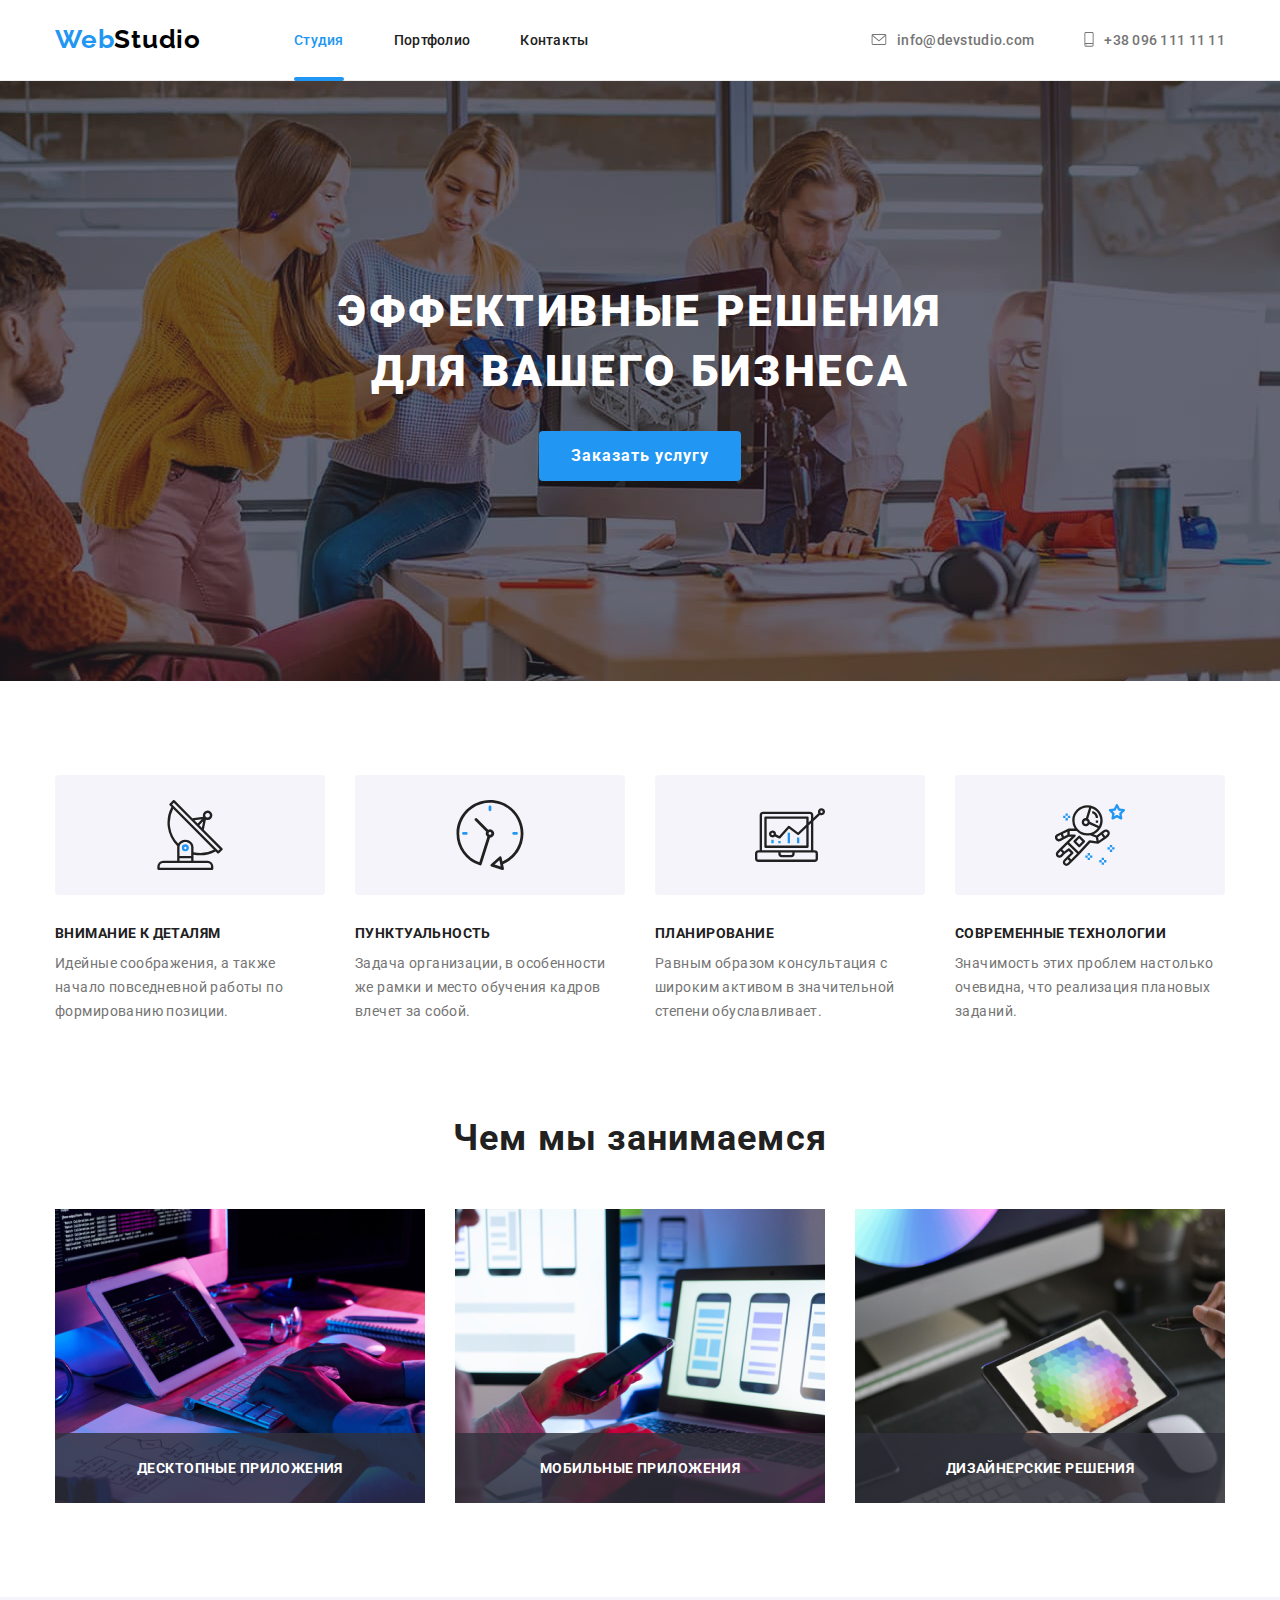
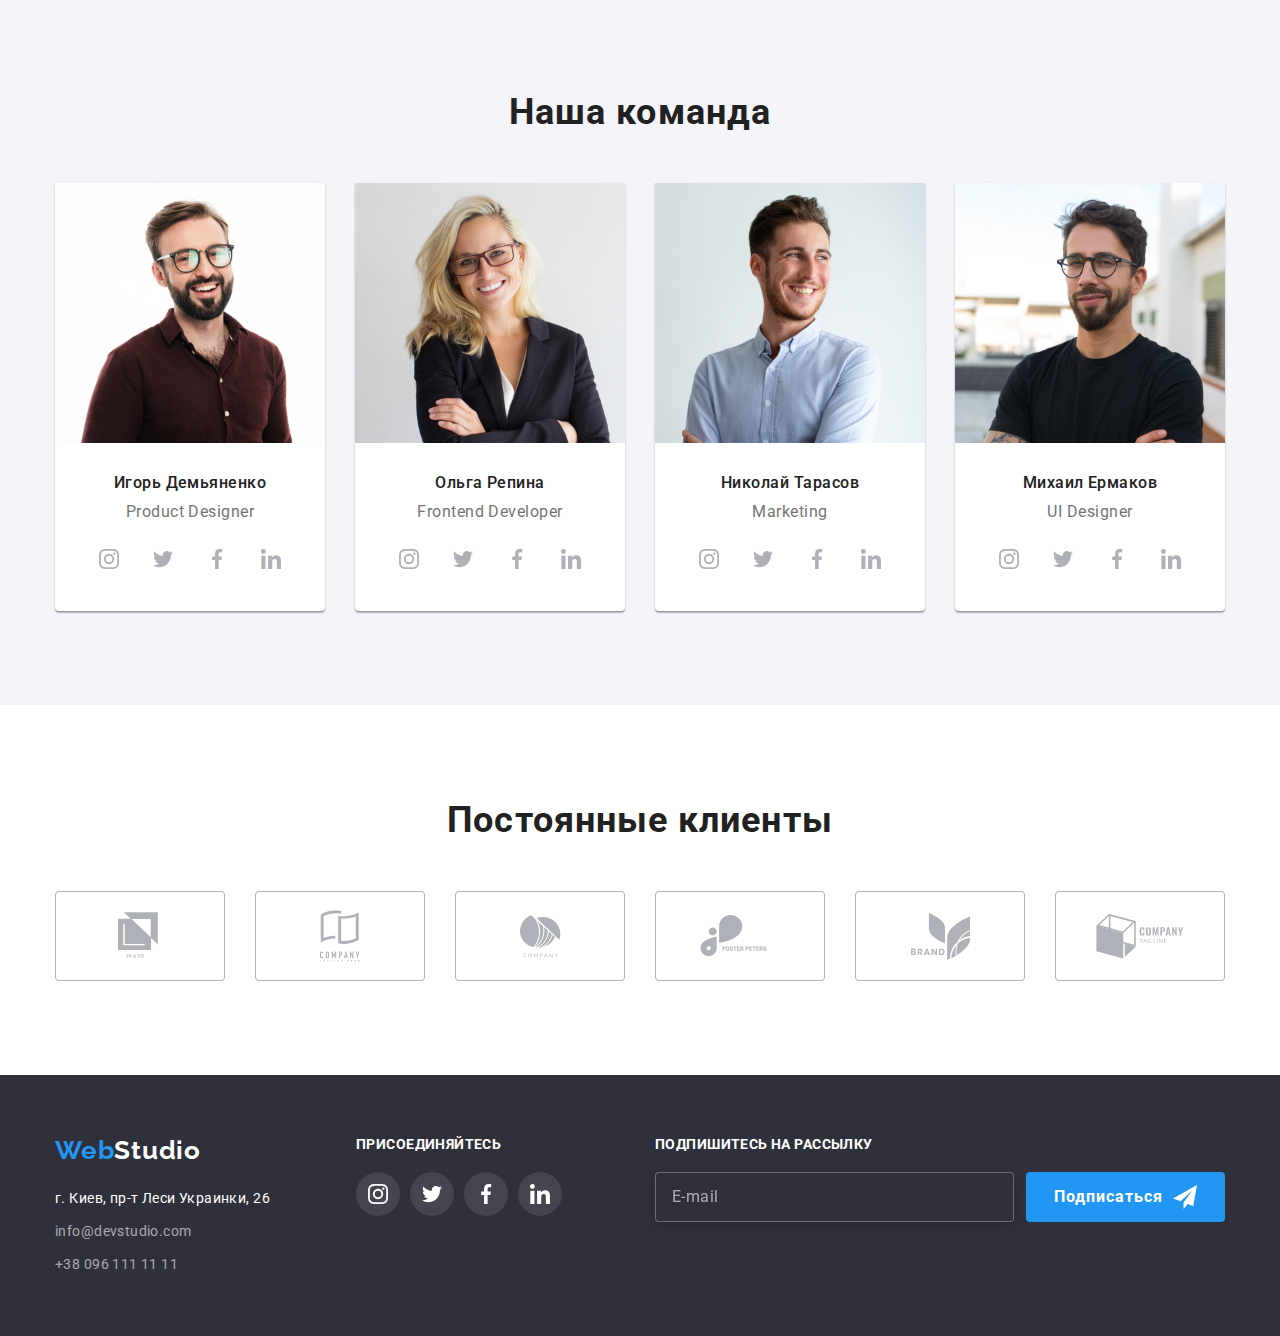
<file: index.html>
<!DOCTYPE html>
<html lang="ru">
  <head>
    <meta charset="UTF-8" />
    <meta name="viewport" content="width=device-width, initial-scale=1.0" />
    <title>Веб-студия</title>
    <link
      href="https://fonts.googleapis.com/css2?family=Raleway:wght@700&family=Roboto:wght@400;500;700;900&display=swap"
      rel="stylesheet"
    />
    <link
      rel="stylesheet"
      href="https://cdnjs.cloudflare.com/ajax/libs/modern-normalize/1.0.0/modern-normalize.css"
    />
    <link rel="stylesheet" href="./css/main.min.css" />
  </head>

  <body>
    <!-- HEADER -->
    <header class="header">
      <div class="container">
        <nav class="navigation">
          <a class="logo link" lang="en" href="/">
            <span class="logo-acent">Web</span>Studio
          </a>
          <ul class="navigation-list list">
            <li class="navigation-list-item">
              <a class="navigation-list-link link current" href="./index.html"
                >Студия</a
              >
            </li>
            <li class="navigation-list-item">
              <a class="navigation-list-link link" href="./portfolio.html"
                >Портфолио</a
              >
            </li>
            <li class="navigation-list-item">
              <a class="navigation-list-link link" href="">Контакты</a>
            </li>
          </ul>
        </nav>
        <address class="contact">
          <ul class="contact-list list">
            <li class="contact-list-item">
              <a class="header-mail-link link" href="mailto:info@devstudio.com">
                <svg class="address-icon" width="16" height="12">
                  <use href="./images/sprite.svg#icon-envelope"></use>
                </svg>
                info@devstudio.com</a
              >
            </li>
            <li class="contact-list-item">
              <a class="header-tel-link link" href="tel:+380961111111">
                <svg class="address-icon" width="10" height="16">
                  <use href="./images/sprite.svg#icon-smartphone"></use>
                </svg>
                +38 096 111 11 11</a
              >
            </li>
          </ul>
        </address>
      </div>
    </header>
    <main>
      <!-- HERO -->
      <section class="hero">
        <div class="overlay">
          <div class="container">
            <h1 class="hero-title">Эффективные решения для вашего бизнеса</h1>
            <button class="btn" data-modal-open>Заказать услугу</button>
          </div>
        </div>
      </section>
      <!-- OUR ADVANTAGES -->
      <section class="advantages">
        <div class="container">
          <h2 class="visually-hidden">Наши преимущества</h2>
          <ul class="advantages-list list">
            <li class="advantages-list-item">
              <div class="advantages-container">
                <svg class="advantages-icon" width="70" height="70">
                  <use href="./images/sprite.svg#icon-antenna"></use>
                </svg>
              </div>
              <h3 class="advantages-subtitle">Внимание к деталям</h3>
              <p class="advantages-description">
                Идейные соображения, а также начало повседневной работы по
                формированию позиции.
              </p>
            </li>
            <li class="advantages-list-item">
              <div class="advantages-container">
                <svg class="advantages-icon" width="70" height="70">
                  <use href="./images/sprite.svg#icon-clock"></use>
                </svg>
              </div>
              <h3 class="advantages-subtitle">Пунктуальность</h3>
              <p class="advantages-description">
                Задача организации, в особенности же рамки и место обучения
                кадров влечет за собой.
              </p>
            </li>
            <li class="advantages-list-item">
              <div class="advantages-container">
                <svg class="advantages-icon" width="70" height="70">
                  <use href="./images/sprite.svg#icon-diagram"></use>
                </svg>
              </div>
              <h3 class="advantages-subtitle">Планирование</h3>
              <p class="advantages-description">
                Равным образом консультация с широким активом в значительной
                степени обуславливает.
              </p>
            </li>
            <li class="advantages-list-item">
              <div class="advantages-container">
                <svg class="advantages-icon" width="70" height="70">
                  <use href="./images/sprite.svg#icon-astronaut"></use>
                </svg>
              </div>
              <h3 class="advantages-subtitle">Современные технологии</h3>
              <p class="advantages-description">
                Значимость этих проблем настолько очевидна, что реализация
                плановых заданий.
              </p>
            </li>
          </ul>
        </div>
      </section>
      <!-- ACTIVITY -->
      <section class="activity">
        <div class="container">
          <h2 class="title">Чем мы занимаемся</h2>
          <ul class="list">
            <li class="activity-list-item">
              <img
                src="./images/activity/box-1.jpg"
                alt="человек печатает на клавиатуре"
                width="370"
                height="294"
              />
              <div class="subtitle-container">
                <h3 class="activity-subtitle">Десктопные приложения</h3>
              </div>
            </li>
            <li class="activity-list-item">
              <img
                src="./images/activity/box-2.jpg"
                alt="человек держит в руках мобильный телефон"
                width="370"
                height="294"
              />
              <div class="subtitle-container">
                <h3 class="activity-subtitle">Мобильные приложения</h3>
              </div>
            </li>
            <li class="activity-list-item">
              <img
                src="./images/activity/box-3.jpg"
                alt="человек держит в руках мобильный планшет"
                width="370"
                height="294"
              />
              <div class="subtitle-container">
                <h3 class="activity-subtitle">Дизайнерские решения</h3>
              </div>
            </li>
          </ul>
        </div>
      </section>
      <!-- OUR TEAM -->
      <section class="team">
        <div class="container">
          <h2 class="title">Наша команда</h2>
          <ul class="list">
            <li class="team-list-item">
              <img
                src="./images/our-team/id.jpg"
                alt="Игорь Демьяненко"
                width="270"
                height="260"
              />
              <div class="card-content">
                <h3 class="team-subtitle">Игорь Демьяненко</h3>
                <p class="team-description" lang="en">Product Designer</p>
                <ul class="social-list list">
                  <li class="social-item">
                    <a
                      href="http://instagram.com"
                      class="social-link link"
                      target="_blank"
                    >
                      <svg class="social-icon" width="20" height="20">
                        <use href="./images/sprite.svg#icon-instagram"></use>
                      </svg>
                    </a>
                  </li>
                  <li class="social-item">
                    <a
                      href="http://twitter.com"
                      class="social-link link"
                      target="_blank"
                    >
                      <svg class="social-icon" width="20" height="20">
                        <use href="./images/sprite.svg#icon-twitter"></use>
                      </svg>
                    </a>
                  </li>
                  <li class="social-item">
                    <a
                      href="http://facebook.com"
                      class="social-link link"
                      target="_blank"
                    >
                      <svg class="social-icon" width="20" height="20">
                        <use href="./images/sprite.svg#icon-facebook"></use>
                      </svg>
                    </a>
                  </li>
                  <li class="social-item">
                    <a
                      href="http://linkedin.com"
                      class="social-link link"
                      target="_blank"
                    >
                      <svg class="social-icon" width="20" height="20">
                        <use href="./images/sprite.svg#icon-linkedin"></use>
                      </svg>
                    </a>
                  </li>
                </ul>
              </div>
            </li>
            <li class="team-list-item">
              <img
                src="./images/our-team/or.jpg"
                alt="Ольга Репина"
                width="270"
                height="260"
              />
              <div class="card-content">
                <h3 class="team-subtitle">Ольга Репина</h3>
                <p class="team-description" lang="en">Frontend Developer</p>
                <ul class="social-list list">
                  <li class="social-item">
                    <a
                      href="http://instagram.com"
                      class="social-link link"
                      target="_blank"
                    >
                      <svg class="social-icon" width="20" height="20">
                        <use href="./images/sprite.svg#icon-instagram"></use>
                      </svg>
                    </a>
                  </li>
                  <li class="social-item">
                    <a
                      href="http://twitter.com"
                      class="social-link link"
                      target="_blank"
                    >
                      <svg class="social-icon" width="20" height="20">
                        <use href="./images/sprite.svg#icon-twitter"></use>
                      </svg>
                    </a>
                  </li>
                  <li class="social-item">
                    <a
                      href="http://facebook.com"
                      class="social-link link"
                      target="_blank"
                    >
                      <svg class="social-icon" width="20" height="20">
                        <use href="./images/sprite.svg#icon-facebook"></use>
                      </svg>
                    </a>
                  </li>
                  <li class="social-item">
                    <a
                      href="http://linkedin.com"
                      class="social-link link"
                      target="_blank"
                    >
                      <svg class="social-icon" width="20" height="20">
                        <use href="./images/sprite.svg#icon-linkedin"></use>
                      </svg>
                    </a>
                  </li>
                </ul>
              </div>
            </li>
            <li class="team-list-item">
              <img
                src="./images/our-team/nt.jpg"
                alt="Николай Тарасов"
                width="270"
                height="260"
              />
              <div class="card-content">
                <h3 class="team-subtitle">Николай Тарасов</h3>
                <p class="team-description" lang="en">Marketing</p>
                <ul class="social-list list">
                  <li class="social-item">
                    <a
                      href="http://instagram.com"
                      class="social-link link"
                      target="_blank"
                    >
                      <svg class="social-icon" width="20" height="20">
                        <use href="./images/sprite.svg#icon-instagram"></use>
                      </svg>
                    </a>
                  </li>
                  <li class="social-item">
                    <a
                      href="http://twitter.com"
                      class="social-link link"
                      target="_blank"
                    >
                      <svg class="social-icon" width="20" height="20">
                        <use href="./images/sprite.svg#icon-twitter"></use>
                      </svg>
                    </a>
                  </li>
                  <li class="social-item">
                    <a
                      href="http://facebook.com"
                      class="social-link link"
                      target="_blank"
                    >
                      <svg class="social-icon" width="20" height="20">
                        <use href="./images/sprite.svg#icon-facebook"></use>
                      </svg>
                    </a>
                  </li>
                  <li class="social-item">
                    <a
                      href="http://linkedin.com"
                      class="social-link link"
                      target="_blank"
                    >
                      <svg class="social-icon" width="20" height="20">
                        <use href="./images/sprite.svg#icon-linkedin"></use>
                      </svg>
                    </a>
                  </li>
                </ul>
              </div>
            </li>
            <li class="team-list-item">
              <img
                src="./images/our-team/me.jpg"
                alt="Михаил Ермаков"
                width="270"
                height="260"
              />
              <div class="card-content">
                <h3 class="team-subtitle">Михаил Ермаков</h3>
                <p class="team-description" lang="en">UI Designer</p>
                <ul class="social-list list">
                  <li class="social-item">
                    <a
                      href="http://instagram.com"
                      class="social-link link"
                      target="_blank"
                    >
                      <svg class="social-icon" width="20" height="20">
                        <use href="./images/sprite.svg#icon-instagram"></use>
                      </svg>
                    </a>
                  </li>
                  <li class="social-item">
                    <a
                      href="http://twitter.com"
                      class="social-link link"
                      target="_blank"
                    >
                      <svg class="social-icon" width="20" height="20">
                        <use href="./images/sprite.svg#icon-twitter"></use>
                      </svg>
                    </a>
                  </li>
                  <li class="social-item">
                    <a
                      href="http://facebook.com"
                      class="social-link link"
                      target="_blank"
                    >
                      <svg class="social-icon" width="20" height="20">
                        <use href="./images/sprite.svg#icon-facebook"></use>
                      </svg>
                    </a>
                  </li>
                  <li class="social-item">
                    <a
                      href="http://linkedin.com"
                      class="social-link link"
                      target="_blank"
                    >
                      <svg class="social-icon" width="20" height="20">
                        <use href="./images/sprite.svg#icon-linkedin"></use>
                      </svg>
                    </a>
                  </li>
                </ul>
              </div>
            </li>
          </ul>
        </div>
      </section>

      <!-- REGULAR CLIENTS -->
      <section class="clients">
        <div class="container">
          <h2 class="title">Постоянные клиенты</h2>
          <ul class="clients-list list">
            <li class="clients-item">
              <a href="" class="clients-link link">
                <svg class="clients-icon" width="44" height="49">
                  <use href="./images/sprite.svg#icon-clients-logo-1"></use>
                </svg>
              </a>
            </li>
            <li class="clients-item">
              <a href="" class="clients-link link">
                <svg class="clients-icon" width="40" height="52">
                  <use href="./images/sprite.svg#icon-clients-logo-2"></use>
                </svg>
              </a>
            </li>
            <li class="clients-item">
              <a href="" class="clients-link link">
                <svg class="clients-icon" width="41" height="43">
                  <use href="./images/sprite.svg#icon-clients-logo-3"></use>
                </svg>
              </a>
            </li>
            <li class="clients-item">
              <a href="" class="clients-link link">
                <svg class="clients-icon" width="80" height="42">
                  <use href="./images/sprite.svg#icon-clients-logo-4"></use>
                </svg>
              </a>
            </li>
            <li class="clients-item">
              <a href="" class="clients-link link">
                <svg class="clients-icon" width="59" height="47">
                  <use href="./images/sprite.svg#icon-clients-logo-5"></use>
                </svg>
              </a>
            </li>
            <li class="clients-item">
              <a href="" class="clients-link link">
                <svg class="clients-icon" width="88" height="45">
                  <use href="./images/sprite.svg#icon-clients-logo-6"></use>
                </svg>
              </a>
            </li>
          </ul>
        </div>
      </section>
    </main>
    <!-- FOOTER -->
    <footer class="footer">
      <!-- <div class="footer-background"> -->
      <div class="container">
        <div class="footer-address">
          <a class="footer-logo link" lang="en" href="/">
            <span class="logo-acent">Web</span>Studio
          </a>
          <address class="contact">
            <ul class="list">
              <li>
                <a
                  class="footer-map-link link "
                  href="https://goo.gl/maps/MBdeFPrQzgyW4BPL6"
                  target="_blank"
                  >г. Киев, пр-т Леси Украинки, 26</a
                >
              </li>
              <li>
                <a
                  class="footer-mail-link link"
                  href="mailto:info@devstudio.com"
                  >info@devstudio.com</a
                >
              </li>
              <li>
                <a class="footer-tel-link link" href="tel:+380961111111"
                  >+38 096 111 11 11</a
                >
              </li>
            </ul>
          </address>
        </div>
        <div class="join-container">
          <b class="join-content">присоединяйтесь</b>
          <ul class="social-list list">
            <li class="social-item">
              <a
                href="http://instagram.com"
                class="social-link link"
                target="_blank"
              >
                <svg class="social-icon" width="20" height="20">
                  <use href="./images/sprite.svg#icon-instagram"></use>
                </svg>
              </a>
            </li>
            <li class="social-item">
              <a
                href="http://twitter.com"
                class="social-link link"
                target="_blank"
              >
                <svg class="social-icon" width="20" height="20">
                  <use href="./images/sprite.svg#icon-twitter"></use>
                </svg>
              </a>
            </li>
            <li class="social-item">
              <a
                href="http://facebook.com"
                class="social-link link"
                target="_blank"
              >
                <svg class="social-icon" width="20" height="20">
                  <use href="./images/sprite.svg#icon-facebook"></use>
                </svg>
              </a>
            </li>
            <li class="social-item">
              <a
                href="http://linkedin.com"
                class="social-link link"
                target="_blank"
              >
                <svg class="social-icon" width="20" height="20">
                  <use href="./images/sprite.svg#icon-linkedin"></use>
                </svg>
              </a>
            </li>
          </ul>
        </div>
        <div class="subscribe-container">
          <b class="subscribe-content">Подпишитесь на рассылку</b>
          <form class="subscribe-form">
            <input
              class="subscribe-input"
              type="email"
              name="email"
              placeholder="E-mail"
              autocomplete="on"
            />
            <button class="btn" type="submit">
              Подписаться
              <svg class="subscribe-icon" width="24" height="24">
                <use href="./images/sprite.svg#icon-send"></use>
              </svg>
            </button>
          </form>
        </div>
      </div>
      <!-- </div> -->
    </footer>

    <div class="backdrop is-hidden" data-modal>
      <div class="modal">
        <button class="close-btn" type="button" data-modal-close>
          <svg class="icon-close-btn" width="18" height="18">
            <use href="./images/sprite.svg#icon-close-black-18dp"></use>
          </svg>
        </button>
        <form class="modal-form">
          <b class="form-title">Оставьте свои данные, мы вам перезвоним</b>
          <label class="modal-form-field">
            <span class="modal-form-label">Имя</span>
            <input
              class="modal-form-input"
              type="text"
              name="name"
              autocomplete="on"
            />
            <svg class="icon-modal-form" width="18" height="18">
              <use href="./images/sprite.svg#icon-person-black"></use>
            </svg>
          </label>
          <label class="modal-form-field">
            <span class="modal-form-label">Телефон</span>
            <input
              class="modal-form-input"
              type="tel"
              name="tel"
              autocomplete="on"
            />
            <svg class="icon-modal-form" width="18" height="18">
              <use href="./images/sprite.svg#icon-phone-black"></use>
            </svg>
          </label>
          <label class="modal-form-field">
            <span class="modal-form-label">Почта</span>
            <input
              class="modal-form-input"
              type="email"
              name="email"
              autocomplete="on"
            />
            <svg class="icon-modal-form" width="18" height="18">
              <use href="./images/sprite.svg#icon-email-black"></use>
            </svg>
          </label>
          <label class="modal-form-field">
            <span class="modal-form-label">Комментарий</span>
            <textarea
              class="modal-form-input input-comment"
              name="comment"
              cols="30"
              rows="6"
              placeholder="Введите текст"
            ></textarea>
          </label>
          <!-- <label class="modal-form-field agreement-label">
            <input class="checkbox visually-hidden" type="checkbox" name="agreement" />
            <span class="check-icon"></span>
            <span class="modal-form-agreement">Соглашаюсь с рассылкой и принимаю <a class="agreement-link" href=""> Условия договора</a></span>
          </label> -->
          <div role="group" class="modal-form-field agreement-label">
            <input
              id="checkbox"
              class="visually-hidden"
              type="checkbox"
              name="agreement"
            />
            <label for="checkbox" class="modal-form-agreement"
              >Соглашаюсь с рассылкой и принимаю&nbsp; 
              <a class="agreement-link" href="">Условия договора</a></label
            >
          </div>
          <button class="btn" type="submit">
            Отправить
          </button>
        </form>
      </div>
    </div>
    <script src="./js/modal.js"></script>
  </body>
</html>
</file>
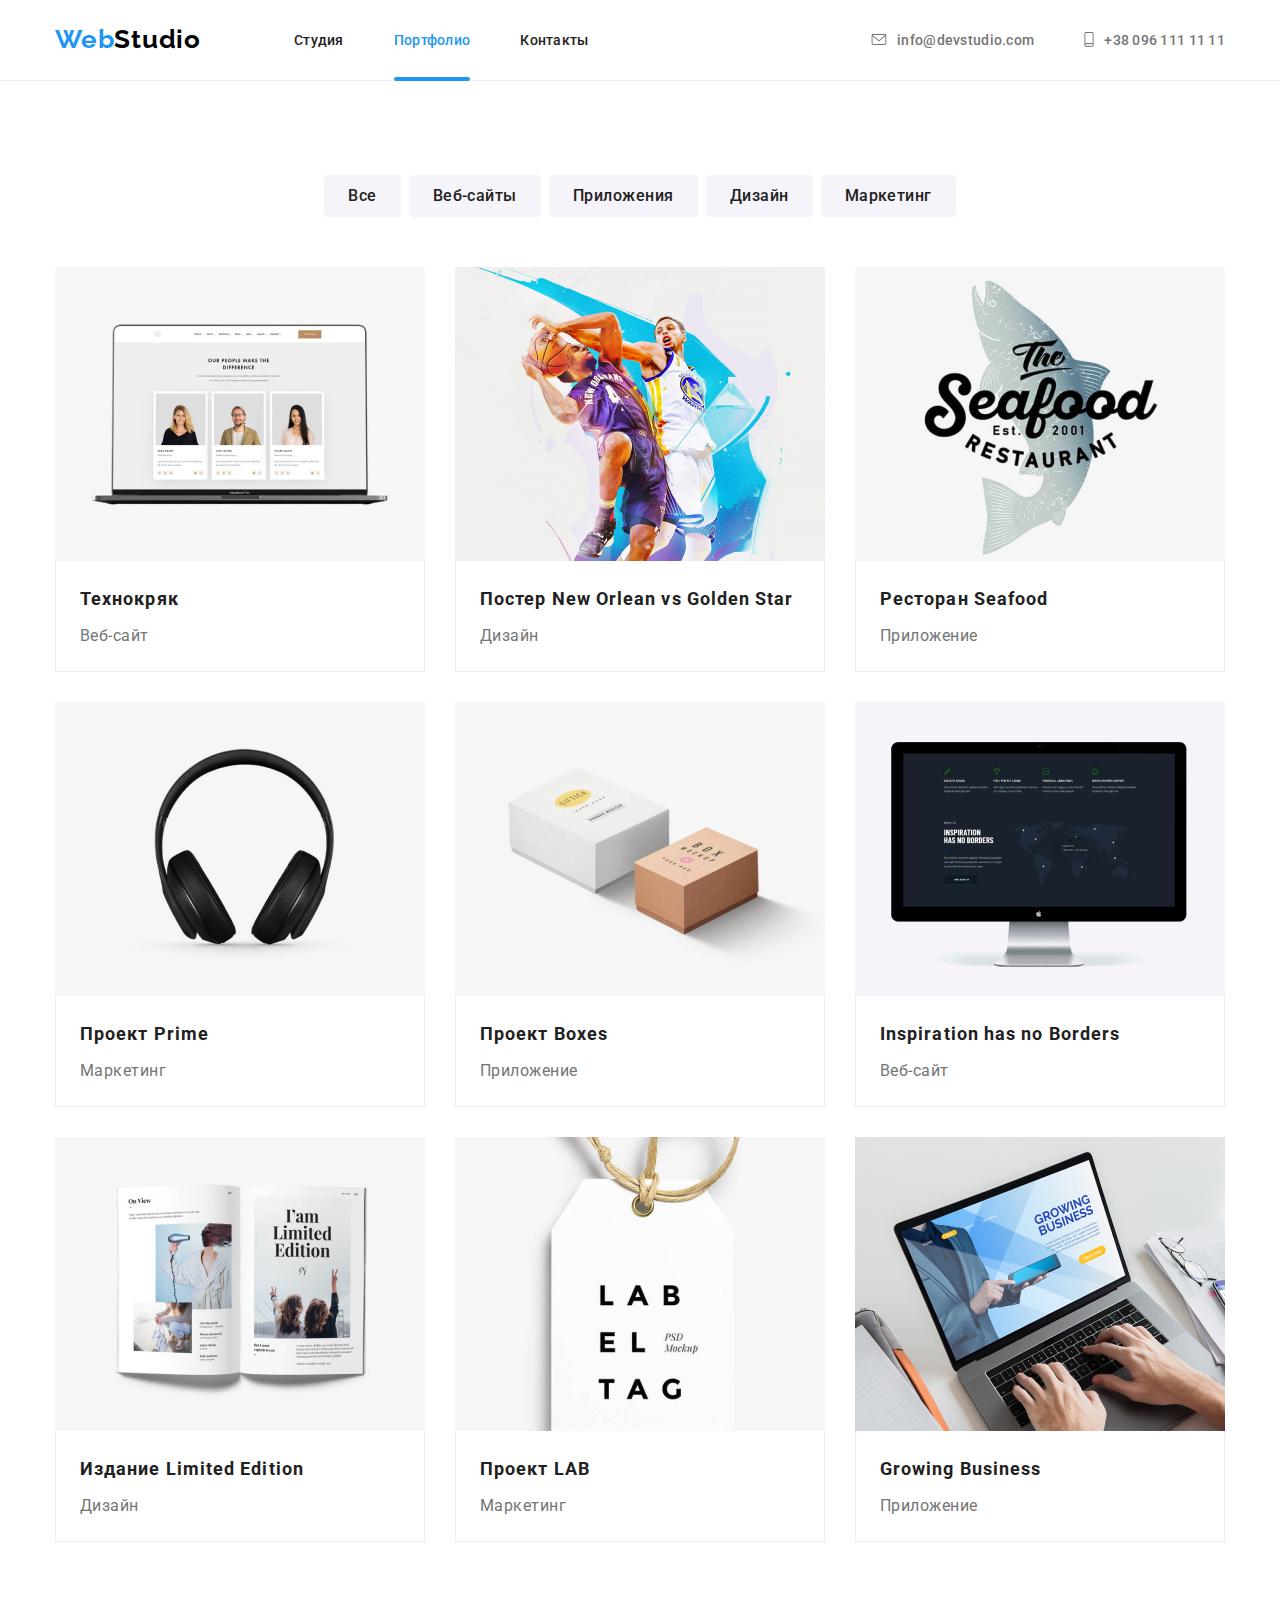
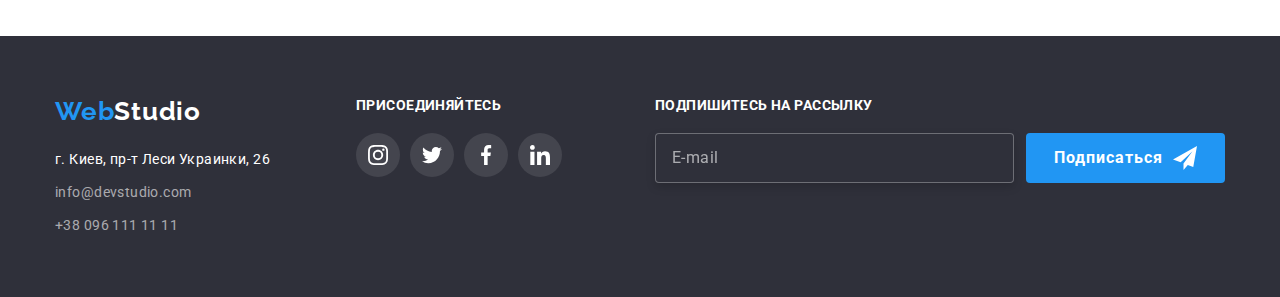
<file: portfolio.html>
<!DOCTYPE html>
<html lang="ru">
  <head>
    <meta charset="UTF-8" />
    <meta name="viewport" content="width=device-width, initial-scale=1.0" />
    <title>Веб-студия</title>
    <link
      href="https://fonts.googleapis.com/css2?family=Raleway:wght@700&family=Roboto:wght@400;500;700;900&display=swap"
      rel="stylesheet"
    />
    <link
      rel="stylesheet"
      href="https://cdnjs.cloudflare.com/ajax/libs/modern-normalize/1.0.0/modern-normalize.css"
    />
    <link rel="stylesheet" href="./css/portfolio.min.css" />
  </head>

  <body>
    <!-- HEADER -->
    <header class="header">
      <div class="container">
        <nav class="navigation">
          <a class="logo link" lang="en" href="/">
            <span class="logo-acent">Web</span>Studio
          </a>
          <ul class="navigation-list list">
            <li class="navigation-list-item">
              <a class="navigation-list-link link " href="./index.html"
                >Студия</a
              >
            </li>
            <li class="navigation-list-item">
              <a
                class="navigation-list-link link current"
                href="./portfolio.html"
                >Портфолио</a
              >
            </li>
            <li class="navigation-list-item">
              <a class="navigation-list-link link" href="">Контакты</a>
            </li>
          </ul>
        </nav>
        <address class="contact">
          <ul class="contact-list list">
            <li class="contact-list-item">
              <a class="header-mail-link link" href="mailto:info@devstudio.com">
                <svg class="address-icon" width="16" height="12">
                  <use href="./images/sprite.svg#icon-envelope"></use>
                </svg>
                info@devstudio.com</a
              >
            </li>
            <li class="contact-list-item">
              <a class="header-tel-link link" href="tel:+380961111111">
                <svg class="address-icon" width="10" height="16">
                  <use href="./images/sprite.svg#icon-smartphone"></use>
                </svg>
                +38 096 111 11 11</a
              >
            </li>
          </ul>
        </address>
      </div>
    </header>
    <main>
      <!-- OUR WORKS -->
      <section class="works">
        <div class="container">
          <h1 class="visually-hidden">Наши работы</h1>
          <ul class="works-button-list list">
            <li class="works-button-item">
              <button class="filter-btn" type="button">Все</button>
            </li>
            <li class="works-button-item">
              <button class="filter-btn" type="button">Веб-сайты</button>
            </li>
            <li class="works-button-item">
              <button class="filter-btn" type="button">Приложения</button>
            </li>
            <li class="works-button-item">
              <button class="filter-btn" type="button">Дизайн</button>
            </li>
            <li class="works-button-item">
              <button class="filter-btn" type="button">Маркетинг</button>
            </li>
          </ul>
          <ul class="works-examples-list list">
            <li class="works-examples-item">
              <a href="" class="works-link link">
                <div class="works-thumb">
                  <img
                    src="./images/our-works/img-1.jpg"
                    width="370"
                    height="294"
                    alt="Страница веб-сайта"
                  />
                  <div class="overlay-content">
                    <p class="overlay-description">
                      Технокряк это современная площадка распространения
                      коронавируса. Компании используют эту платформу для
                      цифрового шпионажа и атак на защищённые сервера
                      конкурентов.
                    </p>
                  </div>
                </div>
                <div class="works-content">
                  <h2 class="works-subtitle">Технокряк</h2>
                  <p class="works-description">Веб-сайт</p>
                </div>
              </a>
            </li>
            <li class="works-examples-item">
              <a href="" class="works-link link">
                <div class="works-thumb">
                  <img
                    src="./images/our-works/img-2.jpg"
                    width="370"
                    height="294"
                    alt="Постер Нью Орлеан"
                  />
                  <div class="overlay-content">
                    <p class="overlay-description">
                      Технокряк это современная площадка распространения
                      коронавируса. Компании используют эту платформу для
                      цифрового шпионажа и атак на защищённые сервера
                      конкурентов.
                    </p>
                  </div>
                </div>
                <div class="works-content">
                  <h2 class="works-subtitle">
                    Постер <span lang="en">New Orlean vs Golden Star</span>
                  </h2>
                  <p class="works-description">Дизайн</p>
                </div>
              </a>
            </li>
            <li class="works-examples-item">
              <a href="" class="works-link link">
                <div class="works-thumb">
                  <img
                    src="./images/our-works/img-3.jpg"
                    width="370"
                    height="294"
                    alt="Лого ресторана Си фуд"
                  />
                  <div class="overlay-content">
                    <p class="overlay-description">
                      Технокряк это современная площадка распространения
                      коронавируса. Компании используют эту платформу для
                      цифрового шпионажа и атак на защищённые сервера
                      конкурентов.
                    </p>
                  </div>
                </div>
                <div class="works-content">
                  <h2 class="works-subtitle">
                    Ресторан <span lang="en">Seafood</span>
                  </h2>
                  <p class="works-description">Приложение</p>
                </div>
              </a>
            </li>
            <li class="works-examples-item">
              <a href="" class="works-link link">
                <div class="works-thumb">
                  <img
                    src="./images/our-works/img-4.jpg"
                    width="370"
                    height="294"
                    alt="Наушники"
                  />
                  <div class="overlay-content">
                    <p class="overlay-description">
                      Технокряк это современная площадка распространения
                      коронавируса. Компании используют эту платформу для
                      цифрового шпионажа и атак на защищённые сервера
                      конкурентов.
                    </p>
                  </div>
                </div>
                <div class="works-content">
                  <h2 class="works-subtitle">
                    Проект <span lang="en">Prime</span>
                  </h2>
                  <p class="works-description">Маркетинг</p>
                </div></a
              >
            </li>
            <li class="works-examples-item">
              <a href="" class="works-link link">
                <div class="works-thumb">
                  <img
                    src="./images/our-works/img-5.jpg"
                    width="370"
                    height="294"
                    alt="Две коробки"
                  />
                  <div class="overlay-content">
                    <p class="overlay-description">
                      Технокряк это современная площадка распространения
                      коронавируса. Компании используют эту платформу для
                      цифрового шпионажа и атак на защищённые сервера
                      конкурентов.
                    </p>
                  </div>
                </div>
                <div class="works-content">
                  <h2 class="works-subtitle">
                    Проект <span lang="en">Boxes</span>
                  </h2>
                  <p class="works-description">Приложение</p>
                </div>
              </a>
            </li>
            <li class="works-examples-item">
              <a href="" class="works-link link">
                <div class="works-thumb">
                  <img
                    src="./images/our-works/img-6.jpg"
                    width="370"
                    height="294"
                    alt="Страница веб-сайта инсперация"
                  />
                  <div class="overlay-content">
                    <p class="overlay-description">
                      Технокряк это современная площадка распространения
                      коронавируса. Компании используют эту платформу для
                      цифрового шпионажа и атак на защищённые сервера
                      конкурентов.
                    </p>
                  </div>
                </div>
                <div class="works-content">
                  <h2 class="works-subtitle" lang="en">
                    Inspiration has no Borders
                  </h2>
                  <p class="works-description">Веб-сайт</p>
                </div>
              </a>
            </li>
            <li class="works-examples-item">
              <a href="" class="works-link link">
                <div class="works-thumb">
                  <img
                    src="./images/our-works/img-7.jpg"
                    width="370"
                    height="294"
                    alt="Открытая книга"
                  />
                  <div class="overlay-content">
                    <p class="overlay-description">
                      Технокряк это современная площадка распространения
                      коронавируса. Компании используют эту платформу для
                      цифрового шпионажа и атак на защищённые сервера
                      конкурентов.
                    </p>
                  </div>
                </div>
                <div class="works-content">
                  <h2 class="works-subtitle">
                    Издание <span lang="en">Limited Edition</span>
                  </h2>
                  <p class="works-description">Дизайн</p>
                </div>
              </a>
            </li>
            <li class="works-examples-item">
              <a href="" class="works-link link">
                <div class="works-thumb">
                  <img
                    src="./images/our-works/img-8.jpg"
                    width="370"
                    height="294"
                    alt="Белая этикетка "
                  />
                  <div class="overlay-content">
                    <p class="overlay-description">
                      Технокряк это современная площадка распространения
                      коронавируса. Компании используют эту платформу для
                      цифрового шпионажа и атак на защищённые сервера
                      конкурентов.
                    </p>
                  </div>
                </div>
                <div class="works-content">
                  <h2 class="works-subtitle">
                    Проект <span lang="en">LAB</span>
                  </h2>
                  <p class="works-description">Маркетинг</p>
                </div>
              </a>
            </li>
            <li class="works-examples-item">
              <a href="" class="works-link link">
                <div class="works-thumb">
                  <img
                    src="./images/our-works/img-9.jpg"
                    width="370"
                    height="294"
                    alt="Человек печатает на ноутбуке"
                  />
                  <div class="overlay-content">
                    <p class="overlay-description">
                      Технокряк это современная площадка распространения
                      коронавируса. Компании используют эту платформу для
                      цифрового шпионажа и атак на защищённые сервера
                      конкурентов.
                    </p>
                  </div>
                </div>
                <div class="works-content">
                  <h2 class="works-subtitle" lang="en">Growing Business</h2>
                  <p class="works-description">Приложение</p>
                </div>
              </a>
            </li>
          </ul>
        </div>
      </section>
    </main>
    <!-- FOOTER -->
    <footer class="footer">
      <!-- <div class="footer-background"> -->
      <div class="container">
        <div class="footer-address">
          <a class="footer-logo link" lang="en" href="/">
            <span class="logo-acent">Web</span>Studio
          </a>
          <address class="contact">
            <ul class="list">
              <li>
                <a
                  class="footer-map-link link "
                  href="https://goo.gl/maps/MBdeFPrQzgyW4BPL6"
                  target="_blank"
                  >г. Киев, пр-т Леси Украинки, 26</a
                >
              </li>
              <li>
                <a
                  class="footer-mail-link link"
                  href="mailto:info@devstudio.com"
                  >info@devstudio.com</a
                >
              </li>
              <li>
                <a class="footer-tel-link link" href="tel:+380961111111"
                  >+38 096 111 11 11</a
                >
              </li>
            </ul>
          </address>
        </div>
        <div class="join-container">
          <b class="join-content">присоединяйтесь</b>
          <ul class="social-list list">
            <li class="social-item">
              <a
                href="http://instagram.com"
                class="social-link link"
                target="_blank"
              >
                <svg class="social-icon" width="20" height="20">
                  <use href="./images/sprite.svg#icon-instagram"></use>
                </svg>
              </a>
            </li>
            <li class="social-item">
              <a
                href="http://twitter.com"
                class="social-link link"
                target="_blank"
              >
                <svg class="social-icon" width="20" height="20">
                  <use href="./images/sprite.svg#icon-twitter"></use>
                </svg>
              </a>
            </li>
            <li class="social-item">
              <a
                href="http://facebook.com"
                class="social-link link"
                target="_blank"
              >
                <svg class="social-icon" width="20" height="20">
                  <use href="./images/sprite.svg#icon-facebook"></use>
                </svg>
              </a>
            </li>
            <li class="social-item">
              <a
                href="http://linkedin.com"
                class="social-link link"
                target="_blank"
              >
                <svg class="social-icon" width="20" height="20">
                  <use href="./images/sprite.svg#icon-linkedin"></use>
                </svg>
              </a>
            </li>
          </ul>
        </div>
        <div class="subscribe-container">
          <b class="subscribe-content">Подпишитесь на рассылку</b>
          <form class="subscribe-form">
            <input
              class="subscribe-input"
              type="email"
              name="email"
              placeholder="E-mail"
              autocomplete="on"
            />
            <button class="btn" type="submit">
              Подписаться
              <svg class="subscribe-icon" width="24" height="24">
                <use href="./images/sprite.svg#icon-send"></use>
              </svg>
            </button>
          </form>
        </div>
      </div>
      <!-- </div> -->
    </footer>
  </body>
</html>
</file>
<file: css/main.min.css>
.advantages-subtitle,.activity-subtitle{font-weight:700;font-size:14px;line-height:1.143;letter-spacing:0.03em;text-transform:uppercase}.visually-hidden{position:absolute;width:1px;height:1px;margin:-1px;border:0;padding:0;clip:rect(0 0 0 0);overflow:hidden}*,*::before,*::after{margin:0;padding:0}body{font-family:"Roboto",sans-serif}img{display:block}.list{list-style:none}.link{text-decoration:none}.contact{font-style:normal}.container{width:1200px;padding:0 15px;margin:0 auto}.footer .container{display:flex}.header .container{display:flex;align-items:center;justify-content:space-between}.hero .container{text-align:center}.logo{font-family:"Raleway",sans-serif;font-weight:700;font-size:26px;line-height:1.192;letter-spacing:0.03em;color:#000}.navigation .logo{display:block;margin-right:93px;padding-top:24px;padding-bottom:25px}.logo-acent{color:#2196f3}.btn{padding:10px 32px;border:none;border-radius:4px;font-weight:700;font-size:16px;line-height:1.875;align-items:center;text-align:center;letter-spacing:0.06em;color:#fff;background-color:#2196f3}.modal-form .btn{display:block;margin:0 auto}.footer .btn{display:inline-flex;padding:10px 28px}.social-link{display:inline-flex;justify-content:center;align-items:center;width:44px;height:44px;border-radius:50%;color:inherit;transition:color 250ms cubic-bezier(0.4, 0, 0.2, 1),border-radius 250ms cubic-bezier(0.4, 0, 0.2, 1),background-color 250ms cubic-bezier(0.4, 0, 0.2, 1)}.social-link:hover,.social-link:focus{color:#fff;background-color:#2196f3;border-radius:50%}.footer .social-link{border-radius:50%;background-color:rgba(255,255,255,0.1);transition:background-color 250ms cubic-bezier(0.4, 0, 0.2, 1)}.footer .social-link:hover,.footer .social-link:focus{background-color:#2196f3}.social-list{display:flex}.footer .social-list{display:inline-flex;padding:0}.social-item{color:#afb1b8}.social-item:not(:last-child){margin-right:10px}.social-icon{fill:currentColor}.footer .social-icon{fill:#fff}.title{font-weight:700;font-size:36px;line-height:1.167;text-align:center;letter-spacing:0.03em;color:#212121}.activity .title,.clients .title,.team .title{margin-bottom:50px}.backdrop{position:fixed;top:0;left:0;width:100%;height:100%;background-color:rgba(0,0,0,0.2);opacity:1;transition:opacity 250ms cubic-bezier(0.4, 0, 0.2, 1)}.backdrop.is-hidden{opacity:0;pointer-events:none}.backdrop.is-hidden .modal{transform:translate(-50%, -50%) scale(1.1)}.modal{position:absolute;top:50%;left:50%;min-width:528px;min-height:580px;box-shadow:0px 1px 3px rgba(0,0,0,0.12),0px 1px 1px rgba(0,0,0,0.14),0px 2px 1px rgba(0,0,0,0.2);border-radius:4px;background-color:#fff;transform:translate(-50%, -50%) scale(0.9);transition:transform 250ms cubic-bezier(0.4, 0, 0.2, 1)}.backdrop.is-hidden .modal{transform:translate(-50%, -50%) scale(1.1)}.close-btn{position:absolute;top:8px;right:8px;display:inline-flex;align-items:center;justify-content:center;width:30px;height:30px;border:1px solid rgba(0,0,0,0.1);border-radius:50%;background-color:#fff;color:#000000;transition:color 250ms cubic-bezier(0.4, 0, 0.2, 1)}.close-btn:hover,.close-btn:focus{color:#2196f3;cursor:pointer}.icon-close-btn{fill:currentColor}.modal-form{display:flex;flex-direction:column;padding:40px}.modal-form-field{position:relative;display:block;margin-bottom:10px}.modal-form-label{display:block;margin-bottom:4px;font-weight:400;font-size:12px;line-height:1.167;letter-spacing:0.01em;color:#757575}.form-title{display:inline-block;margin-bottom:12px;font-weight:700;font-size:20px;line-height:1.15;text-align:center;letter-spacing:0.03em;color:#212121}.modal-form-input{padding:12px;padding-left:42px;width:100%;border:1px solid rgba(33,33,33,0.2);border-radius:4px;font-weight:400;font-size:14px;line-height:1.143;letter-spacing:0.01em;color:#000;transition:border-color 250ms cubic-bezier(0.4, 0, 0.2, 1)}.modal-form-input:focus{border-color:#2196f3;outline:none}.modal-form-input.input-comment{resize:none;padding:12px 16px}.modal-form-input.input-comment::placeholder{color:rgba(117,117,117,0.5)}.icon-modal-form{position:absolute;top:30px;left:12px;fill:#000000;transition:fill 250ms cubic-bezier(0.4, 0, 0.2, 1)}.modal-form-input:focus+.icon-modal-form{fill:#2196f3}.modal-form-agreement{display:inline-flex;align-items:center;font-weight:400;font-size:14px;line-height:1.714;letter-spacing:0.03em;color:#757575}.modal-form-agreement::before{content:"";display:inline-block;margin-right:9px;width:16px;height:15px;border:2px solid #212121;border-radius:4px;transition:border-color 250ms cubic-bezier(0.4, 0, 0.2, 1),background-color 250ms cubic-bezier(0.4, 0, 0.2, 1)}#checkbox:focus+.modal-form-agreement::before{border-color:#2196f3}#checkbox:checked+.modal-form-agreement::before{border-color:transparent;background-color:#2196f3;background-image:url(../images/icon-check.svg);background-size:contain;background-origin:border-box}.agreement-link{color:#2196f3}.agreement-label{margin-bottom:30px}.header{background-color:#fff;border-bottom:1px solid #ececec}.header-mail-link,.header-tel-link{display:inline-flex;color:inherit}.navigation,.navigation-list,.contact-list{display:flex;align-items:center;justify-content:center}.navigation-list-item:not(:last-child),.contact-list-item:not(:last-child){margin-right:50px}.navigation-list-link{display:block;color:#212121}.navigation-list-link.current{position:relative;color:#2196f3}.navigation-list-link.current::after{content:"";position:absolute;bottom:-1px;display:block;width:100%;height:4px;background-color:#2196f3;border-radius:2px}.navigation-list-link,.header-mail-link,.header-tel-link{padding:32px 0px;align-items:center;font-weight:500;font-size:14px;line-height:1.143;letter-spacing:0.02em;transition:color 250ms cubic-bezier(0.4, 0, 0.2, 1)}.navigation-list-link:hover,.navigation-list-link:focus,.header-mail-link:hover,.header-mail-link:focus,.header-tel-link:hover,.header-tel-link:focus{color:#2196f3}.contact-list-item{color:#757575}.address-icon{display:inline-block;margin-right:10px;fill:currentColor}.hero{background-color:#fff}.hero-title{max-width:696px;margin-left:auto;margin-right:auto;margin-bottom:30px;font-weight:900;font-size:44px;line-height:1.364;text-align:center;letter-spacing:0.06em;text-transform:uppercase;color:#fff}.overlay{max-width:1600px;max-height:600px;padding-top:200px;padding-bottom:200px;margin-left:auto;margin-right:auto;background-image:linear-gradient(rgba(47,48,58,0.4), rgba(47,48,58,0.4)),url(../images/hero/hero-bg.jpg);background-repeat:no-repeat;background-position:center;background-size:cover;background-color:#2f303a}.advantages{padding-top:94px;padding-bottom:94px;background-color:#fff}.advantages-container{width:270px;height:120px;border-radius:4px;display:flex;align-items:center;justify-content:center;margin-bottom:30px;background-color:#f5f4fa}.advantages-subtitle{margin-bottom:10px;color:#212121}.advantages-description{font-weight:400;font-size:14px;line-height:1.715;letter-spacing:0.03em;color:#757575}.advantages-list{display:flex}.advantages-list-item{width:270px}.advantages-list-item:not(:nth-child(4n)){margin-right:30px}.activity{padding-bottom:94px;background-color:#fff}.activity .list{display:flex}.activity-list-item{position:relative;width:370px}.activity-list-item:not(:last-child){margin-right:30px}.activity-subtitle{text-align:center;color:#fff}.subtitle-container{position:absolute;bottom:0;width:100%;padding:27px 0;background-image:linear-gradient(rgba(47,48,58,0.8), rgba(47,48,58,0.8))}.team{padding-top:94px;padding-bottom:94px;background-color:#f5f4fa}.team .list{display:flex}.team-list-item{width:270px;background-color:#fff;text-align:center;box-shadow:0px 1px 3px rgba(0,0,0,0.12),0px 1px 1px rgba(0,0,0,0.14),0px 2px 1px rgba(0,0,0,0.2);border-radius:0px 0px 4px 4px}.team-list-item:not(:last-child){margin-right:30px}.team-subtitle{margin-bottom:10px;font-weight:500;font-size:16px;line-height:1.188;text-align:center;letter-spacing:0.03em;color:#212121}.team-description{margin-bottom:16px;font-weight:400;font-size:16px;line-height:1.188;text-align:center;letter-spacing:0.03em;color:#757575}.card-content{padding:30px 32px}.clients{padding-top:94px;padding-bottom:94px;background-color:#fff}.clients-list{display:flex}.clients-item{margin-right:30px;color:#afb1b8}.clients-icon{fill:currentColor}.clients-link{display:inline-flex;align-items:center;justify-content:center;width:170px;height:90px;color:inherit;border:1px solid #afb1b8;border-radius:4px;transition:color 250ms cubic-bezier(0.4, 0, 0.2, 1),border 250ms cubic-bezier(0.4, 0, 0.2, 1)}.clients-link:hover,.clients-link:focus{color:#2196f3;border:1px solid #2196f3}.footer{padding:60px 0;margin:0 auto;background-color:#2f303a}.footer-address{margin-right:70px}.footer-logo{display:block;margin-bottom:20px;font-family:"Raleway",sans-serif;font-weight:700;font-size:26px;line-height:1.192;letter-spacing:0.03em;color:#fff}.footer-map-link{color:#fff;transition:color 250ms cubic-bezier(0.4, 0, 0.2, 1)}.footer-mail-link,.footer-tel-link{color:rgba(255,255,255,0.6);transition:color 250ms cubic-bezier(0.4, 0, 0.2, 1)}.footer-map-link,.footer-mail-link{display:block;margin-bottom:9px}.footer .subscribe-icon{display:inline-block;vertical-align:center;margin-left:10px;fill:#fff}.footer-map-link,.footer-mail-link,.footer-tel-link{width:231px;font-weight:400;font-size:14px;line-height:24px;letter-spacing:0.03em}.footer-map-link:hover,.footer-map-link:focus,.footer-mail-link:hover,.footer-mail-link:focus,.footer-tel-link:hover,.footer-tel-link:focus{color:#2196f3}.join-content,.subscribe-content{display:inline-block;margin-bottom:20px;font-weight:700;font-size:14px;line-height:1.143;letter-spacing:0.03em;text-transform:uppercase;color:#fff}.subscribe-container{display:inline-block;margin-right:0;margin-left:auto}.subscribe-form{display:flex;width:570px}.subscribe-input{width:100%;margin-right:12px;padding:15px 16px;border:1px solid rgba(255,255,255,0.3);filter:drop-shadow(0px 4px 4px rgba(0,0,0,0.15));border-radius:4px;background-color:#2f303a;transition:background-color 250ms cubic-bezier(0.4, 0, 0.2, 1)}.subscribe-input::placeholder{font-weight:400;font-size:16px;line-height:1, 25;letter-spacing:0.03em;color:rgba(255,255,255,0.6)}.subscribe-input:focus{background-color:#fff;outline:none}.subscribe-input:not(:placeholder-shown){background-color:#fff}
/*# sourceMappingURL=main.min.css.map */
</file>
<file: css/portfolio.min.css>
.visually-hidden{position:absolute;width:1px;height:1px;margin:-1px;border:0;padding:0;clip:rect(0 0 0 0);overflow:hidden}*,*::before,*::after{margin:0;padding:0}body{font-family:"Roboto",sans-serif}img{display:block}.list{list-style:none}.link{text-decoration:none}.contact{font-style:normal}.container{width:1200px;padding:0 15px;margin:0 auto}.footer .container{display:flex}.header .container{display:flex;align-items:center;justify-content:space-between}.hero .container{text-align:center}.logo{font-family:"Raleway",sans-serif;font-weight:700;font-size:26px;line-height:1.192;letter-spacing:0.03em;color:#000}.navigation .logo{display:block;margin-right:93px;padding-top:24px;padding-bottom:25px}.logo-acent{color:#2196f3}.btn{padding:10px 32px;border:none;border-radius:4px;font-weight:700;font-size:16px;line-height:1.875;align-items:center;text-align:center;letter-spacing:0.06em;color:#fff;background-color:#2196f3}.modal-form .btn{display:block;margin:0 auto}.footer .btn{display:inline-flex;padding:10px 28px}.social-link{display:inline-flex;justify-content:center;align-items:center;width:44px;height:44px;border-radius:50%;color:inherit;transition:color 250ms cubic-bezier(0.4, 0, 0.2, 1),border-radius 250ms cubic-bezier(0.4, 0, 0.2, 1),background-color 250ms cubic-bezier(0.4, 0, 0.2, 1)}.social-link:hover,.social-link:focus{color:#fff;background-color:#2196f3;border-radius:50%}.footer .social-link{border-radius:50%;background-color:rgba(255,255,255,0.1);transition:background-color 250ms cubic-bezier(0.4, 0, 0.2, 1)}.footer .social-link:hover,.footer .social-link:focus{background-color:#2196f3}.social-list{display:flex}.footer .social-list{display:inline-flex;padding:0}.social-item{color:#afb1b8}.social-item:not(:last-child){margin-right:10px}.social-icon{fill:currentColor}.footer .social-icon{fill:#fff}.title{font-weight:700;font-size:36px;line-height:1.167;text-align:center;letter-spacing:0.03em;color:#212121}.activity .title,.clients .title,.team .title{margin-bottom:50px}.backdrop{position:fixed;top:0;left:0;width:100%;height:100%;background-color:rgba(0,0,0,0.2);opacity:1;transition:opacity 250ms cubic-bezier(0.4, 0, 0.2, 1)}.backdrop.is-hidden{opacity:0;pointer-events:none}.backdrop.is-hidden .modal{transform:translate(-50%, -50%) scale(1.1)}.modal{position:absolute;top:50%;left:50%;min-width:528px;min-height:580px;box-shadow:0px 1px 3px rgba(0,0,0,0.12),0px 1px 1px rgba(0,0,0,0.14),0px 2px 1px rgba(0,0,0,0.2);border-radius:4px;background-color:#fff;transform:translate(-50%, -50%) scale(0.9);transition:transform 250ms cubic-bezier(0.4, 0, 0.2, 1)}.backdrop.is-hidden .modal{transform:translate(-50%, -50%) scale(1.1)}.close-btn{position:absolute;top:8px;right:8px;display:inline-flex;align-items:center;justify-content:center;width:30px;height:30px;border:1px solid rgba(0,0,0,0.1);border-radius:50%;background-color:#fff;color:#000000;transition:color 250ms cubic-bezier(0.4, 0, 0.2, 1)}.close-btn:hover,.close-btn:focus{color:#2196f3;cursor:pointer}.icon-close-btn{fill:currentColor}.modal-form{display:flex;flex-direction:column;padding:40px}.modal-form-field{position:relative;display:block;margin-bottom:10px}.modal-form-label{display:block;margin-bottom:4px;font-weight:400;font-size:12px;line-height:1.167;letter-spacing:0.01em;color:#757575}.form-title{display:inline-block;margin-bottom:12px;font-weight:700;font-size:20px;line-height:1.15;text-align:center;letter-spacing:0.03em;color:#212121}.modal-form-input{padding:12px;padding-left:42px;width:100%;border:1px solid rgba(33,33,33,0.2);border-radius:4px;font-weight:400;font-size:14px;line-height:1.143;letter-spacing:0.01em;color:#000;transition:border-color 250ms cubic-bezier(0.4, 0, 0.2, 1)}.modal-form-input:focus{border-color:#2196f3;outline:none}.modal-form-input.input-comment{resize:none;padding:12px 16px}.modal-form-input.input-comment::placeholder{color:rgba(117,117,117,0.5)}.icon-modal-form{position:absolute;top:30px;left:12px;fill:#000000;transition:fill 250ms cubic-bezier(0.4, 0, 0.2, 1)}.modal-form-input:focus+.icon-modal-form{fill:#2196f3}.modal-form-agreement{display:inline-flex;align-items:center;font-weight:400;font-size:14px;line-height:1.714;letter-spacing:0.03em;color:#757575}.modal-form-agreement::before{content:"";display:inline-block;margin-right:9px;width:16px;height:15px;border:2px solid #212121;border-radius:4px;transition:border-color 250ms cubic-bezier(0.4, 0, 0.2, 1),background-color 250ms cubic-bezier(0.4, 0, 0.2, 1)}#checkbox:focus+.modal-form-agreement::before{border-color:#2196f3}#checkbox:checked+.modal-form-agreement::before{border-color:transparent;background-color:#2196f3;background-image:url(../images/icon-check.svg);background-size:contain;background-origin:border-box}.agreement-link{color:#2196f3}.agreement-label{margin-bottom:30px}.header{background-color:#fff;border-bottom:1px solid #ececec}.header-mail-link,.header-tel-link{display:inline-flex;color:inherit}.navigation,.navigation-list,.contact-list{display:flex;align-items:center;justify-content:center}.navigation-list-item:not(:last-child),.contact-list-item:not(:last-child){margin-right:50px}.navigation-list-link{display:block;color:#212121}.navigation-list-link.current{position:relative;color:#2196f3}.navigation-list-link.current::after{content:"";position:absolute;bottom:-1px;display:block;width:100%;height:4px;background-color:#2196f3;border-radius:2px}.navigation-list-link,.header-mail-link,.header-tel-link{padding:32px 0px;align-items:center;font-weight:500;font-size:14px;line-height:1.143;letter-spacing:0.02em;transition:color 250ms cubic-bezier(0.4, 0, 0.2, 1)}.navigation-list-link:hover,.navigation-list-link:focus,.header-mail-link:hover,.header-mail-link:focus,.header-tel-link:hover,.header-tel-link:focus{color:#2196f3}.contact-list-item{color:#757575}.address-icon{display:inline-block;margin-right:10px;fill:currentColor}.works{background-color:#fff;padding:94px 0}.works-button-list{display:flex;align-items:center;justify-content:center;margin-bottom:50px}.works-button-item:not(:last-child){margin-right:8px}.works-examples-list{display:flex;flex-wrap:wrap}.works-examples-item{width:370px}.works-examples-item:not(:nth-child(3n)){margin-right:30px}.works-examples-item:not(:nth-last-child(-n+3)){margin-bottom:30px}.works-link{display:block;transition:box-shadow 250ms cubic-bezier(0.4, 0, 0.2, 1)}.works-link:hover,.works-link:focus{box-shadow:0px 1px 1px rgba(0,0,0,0.12),0px 4px 4px rgba(0,0,0,0.06),1px 4px 6px rgba(0,0,0,0.16);cursor:pointer}.works-subtitle{margin-bottom:4px;font-weight:700;font-size:18px;line-height:2;letter-spacing:0.06em;color:#212121}.works-description{font-weight:400;font-size:16px;line-height:1.875;letter-spacing:0.03em;color:#757575}.works-content{border-left:1px solid #eeeeee;border-right:1px solid #eeeeee;border-bottom:1px solid #eeeeee;padding:20px 24px}.works-thumb{position:relative;overflow:hidden}.filter-btn{padding:6px 22px;border-radius:4px;border-color:transparent;font-weight:500;font-size:16px;line-height:1.625;text-align:center;letter-spacing:0.03em;color:#212121;background-color:#f5f4fa;transition:color 250ms cubic-bezier(0.4, 0, 0.2, 1),background-color 250ms cubic-bezier(0.4, 0, 0.2, 1),box-shadow 250ms cubic-bezier(0.4, 0, 0.2, 1)}.filter-btn:hover,.filter-btn:focus{box-shadow:0px 3px 1px rgba(0,0,0,0.1),0px 1px 2px rgba(0,0,0,0.08),0px 2px 2px rgba(0,0,0,0.12);cursor:pointer;color:#fff;background-color:#2196f3}.overlay-content{position:absolute;top:0;left:0;background-color:rgba(33,150,243,0.9);transform:translateY(100%);transition:transform 250ms cubic-bezier(0.4, 0, 0.2, 1);width:100%;height:100%;padding:63px 24px}.works-link:hover .overlay-content{transform:translateY(0)}.overlay-description{font-weight:400;font-size:18px;line-height:1.556;letter-spacing:0.03em;color:#fff}.footer{padding:60px 0;margin:0 auto;background-color:#2f303a}.footer-address{margin-right:70px}.footer-logo{display:block;margin-bottom:20px;font-family:"Raleway",sans-serif;font-weight:700;font-size:26px;line-height:1.192;letter-spacing:0.03em;color:#fff}.footer-map-link{color:#fff;transition:color 250ms cubic-bezier(0.4, 0, 0.2, 1)}.footer-mail-link,.footer-tel-link{color:rgba(255,255,255,0.6);transition:color 250ms cubic-bezier(0.4, 0, 0.2, 1)}.footer-map-link,.footer-mail-link{display:block;margin-bottom:9px}.footer .subscribe-icon{display:inline-block;vertical-align:center;margin-left:10px;fill:#fff}.footer-map-link,.footer-mail-link,.footer-tel-link{width:231px;font-weight:400;font-size:14px;line-height:24px;letter-spacing:0.03em}.footer-map-link:hover,.footer-map-link:focus,.footer-mail-link:hover,.footer-mail-link:focus,.footer-tel-link:hover,.footer-tel-link:focus{color:#2196f3}.join-content,.subscribe-content{display:inline-block;margin-bottom:20px;font-weight:700;font-size:14px;line-height:1.143;letter-spacing:0.03em;text-transform:uppercase;color:#fff}.subscribe-container{display:inline-block;margin-right:0;margin-left:auto}.subscribe-form{display:flex;width:570px}.subscribe-input{width:100%;margin-right:12px;padding:15px 16px;border:1px solid rgba(255,255,255,0.3);filter:drop-shadow(0px 4px 4px rgba(0,0,0,0.15));border-radius:4px;background-color:#2f303a;transition:background-color 250ms cubic-bezier(0.4, 0, 0.2, 1)}.subscribe-input::placeholder{font-weight:400;font-size:16px;line-height:1, 25;letter-spacing:0.03em;color:rgba(255,255,255,0.6)}.subscribe-input:focus{background-color:#fff;outline:none}.subscribe-input:not(:placeholder-shown){background-color:#fff}
/*# sourceMappingURL=portfolio.min.css.map */
</file>
